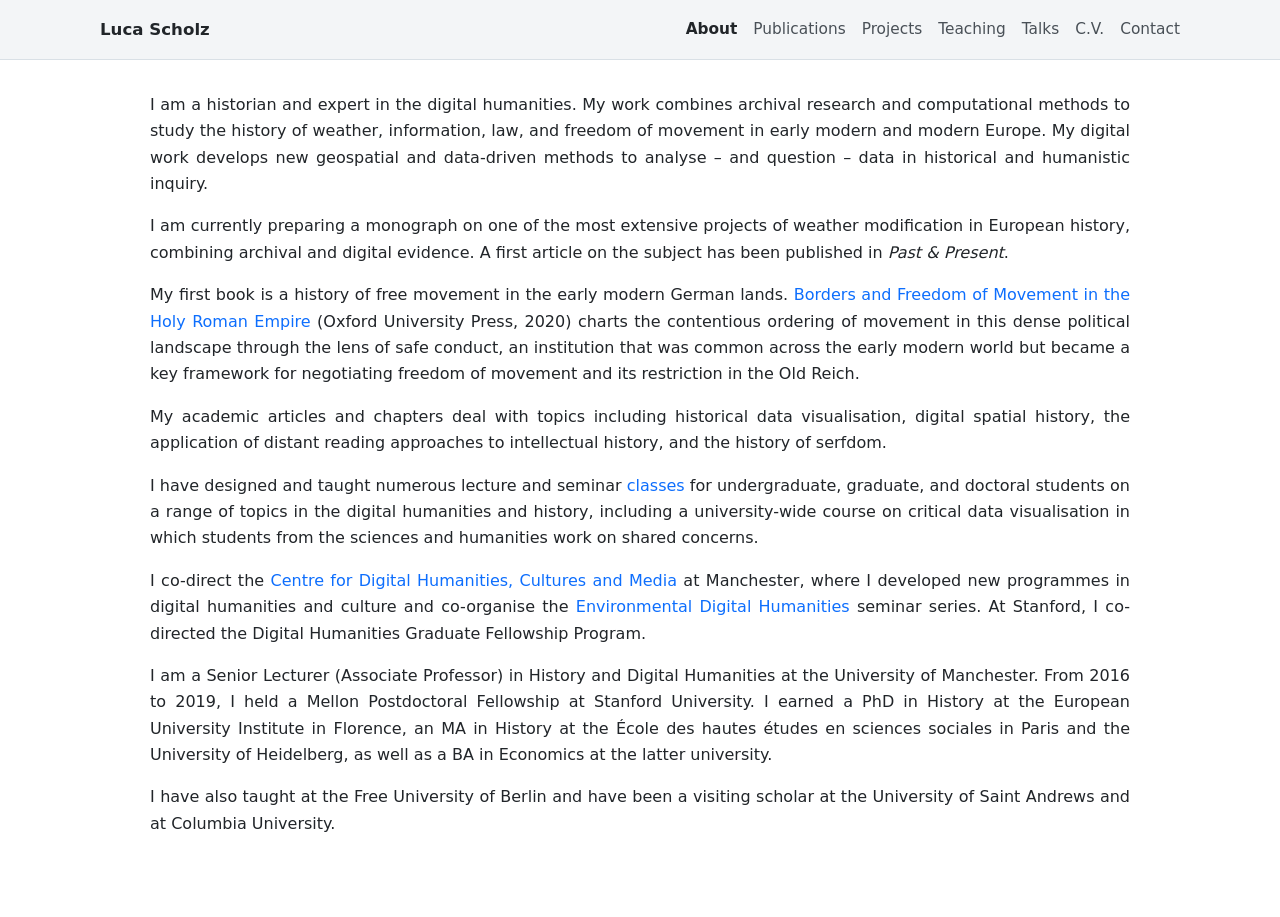
<file: index.html>
<!DOCTYPE html>
<html lang="en">
<head>
  <meta charset="UTF-8" />
  <meta name="viewport" content="width=device-width, initial-scale=1.0" />
  <title>Luca Scholz</title>
  <link rel="stylesheet" href="style.css" />
</head>
<body>
  <header class="topbar">
    <div class="topbar-inner">
      <div class="brand">Luca Scholz</div>
      <nav aria-label="Primary">
        <a href="index.html" class="active">About</a>
        <a href="publications.html">Publications</a>
        <a href="projects.html">Projects</a>
        <a href="teaching.html">Teaching</a>
        <a href="talks.html">Talks</a>
        <a href="cv.html">C.V.</a>
        <a href="contact.html">Contact</a>
      </nav>
    </div>
  </header>

  <main class="page ">

    <p>I am a historian and expert in the digital humanities. My work combines archival research and computational methods to study the history of weather, information, law, and freedom of movement in early modern and modern Europe. My digital work develops new geospatial and data-driven methods to analyse – and question – data in historical and humanistic inquiry.</p>
    <p>I am currently preparing a monograph on one of the most extensive projects of weather modification in European history, combining archival and digital evidence. A first article on the subject has been published in <em>Past &amp; Present</em>.</p>
    <p>My first book is a history of free movement in the early modern German lands. <a href="https://global.oup.com/academic/product/borders-and-freedom-of-movement-in-the-holy-roman-empire-9780198845676?cc=it&amp;lang=en" target="_blank" rel="noopener">Borders and Freedom of Movement in the Holy Roman Empire</a> (Oxford University Press, 2020) charts the contentious ordering of movement in this dense political landscape through the lens of safe conduct, an institution that was common across the early modern world but became a key framework for negotiating freedom of movement and its restriction in the Old Reich.</p>
    <p>My academic articles and chapters deal with topics including historical data visualisation, digital spatial history, the application of distant reading approaches to intellectual history, and the history of serfdom.</p>
    <p>I have designed and taught numerous lecture and seminar <a href="teaching.html">classes</a> for undergraduate, graduate, and doctoral students on a range of topics in the digital humanities and history, including a university-wide course on critical data visualisation in which students from the sciences and humanities work on shared concerns.</p>
    <p>I co-direct the <a href="https://www.digital-humanities.manchester.ac.uk/" target="_blank" rel="noopener">Centre for Digital Humanities, Cultures and Media</a> at Manchester, where I developed new programmes in digital humanities and culture and co-organise the <a href="https://www.digital-humanities.manchester.ac.uk/connect/events/edhs/" target="_blank" rel="noopener">Environmental Digital Humanities</a> seminar series. At Stanford, I co-directed the Digital Humanities Graduate Fellowship Program.</p>
    <p>I am a Senior Lecturer (Associate Professor) in History and Digital Humanities at the University of Manchester. From 2016 to 2019, I held a Mellon Postdoctoral Fellowship at Stanford University. I earned a PhD in History at the European University Institute in Florence, an MA in History at the École des hautes études en sciences sociales in Paris and the University of Heidelberg, as well as a BA in Economics at the latter university.</p>
    <p>I have also taught at the Free University of Berlin and have been a visiting scholar at the University of Saint Andrews and at Columbia University.</p>

  </main>
</body>
</html>
</file>
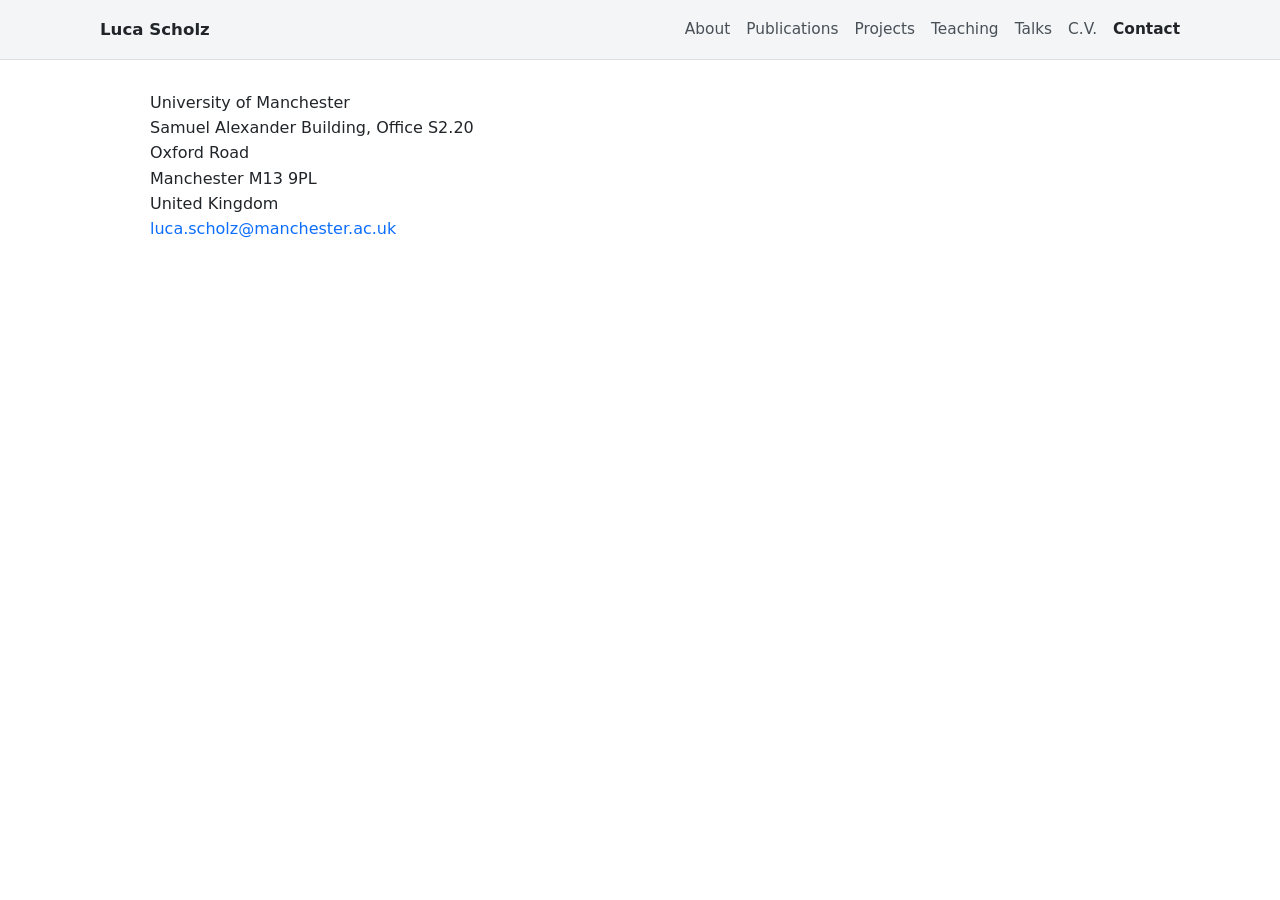
<file: contact.html>
<!DOCTYPE html>
<html lang="en">
<head>
  <meta charset="UTF-8" />
  <meta name="viewport" content="width=device-width, initial-scale=1.0" />
  <title>Contact — Luca Scholz</title>
  <link rel="stylesheet" href="style.css" />
</head>
<body>
  <header class="topbar">
    <div class="topbar-inner">
      <div class="brand">Luca Scholz</div>
      <nav aria-label="Primary">
        <a href="index.html">About</a>
        <a href="publications.html">Publications</a>
        <a href="projects.html">Projects</a>
        <a href="teaching.html">Teaching</a>
        <a href="talks.html">Talks</a>
        <a href="cv.html">C.V.</a>
        <a href="contact.html" class="active">Contact</a>
      </nav>
    </div>
  </header>

  <main class="page ">

    <div class="contact-block">
      <p>University of Manchester</p>
      <p>Samuel Alexander Building, Office S2.20</p>
      <p>Oxford Road</p>
      <p>Manchester M13 9PL</p>
      <p>United Kingdom</p>
      <p><a href="mailto:luca.scholz@manchester.ac.uk">luca.scholz@manchester.ac.uk</a></p>
    </div>

  </main>
</body>
</html>
</file>
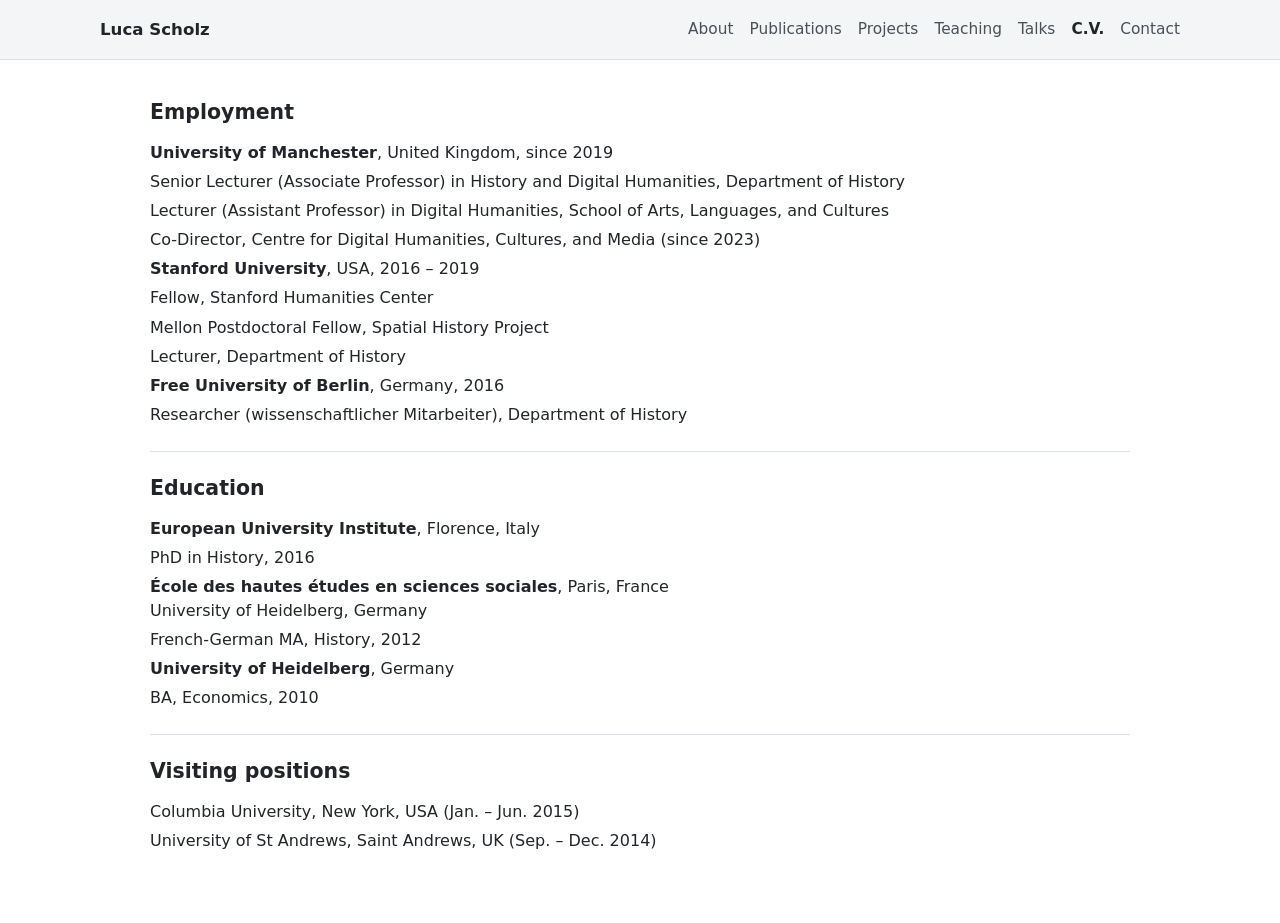
<file: cv.html>
<!DOCTYPE html>
<html lang="en">
<head>
  <meta charset="UTF-8" />
  <meta name="viewport" content="width=device-width, initial-scale=1.0" />
  <title>C.V. — Luca Scholz</title>
  <link rel="stylesheet" href="style.css" />
</head>
<body>
  <header class="topbar">
    <div class="topbar-inner">
      <div class="brand">Luca Scholz</div>
      <nav aria-label="Primary">
        <a href="index.html">About</a>
        <a href="publications.html">Publications</a>
        <a href="projects.html">Projects</a>
        <a href="teaching.html">Teaching</a>
        <a href="talks.html">Talks</a>
        <a href="cv.html" class="active">C.V.</a>
        <a href="contact.html">Contact</a>
      </nav>
    </div>
  </header>

  <main class="page ">

    <h2>Employment</h2>
    <div class="cv-block">
      <p><strong>University of Manchester</strong>, United Kingdom, since 2019</p>
      <p>Senior Lecturer (Associate Professor) in History and Digital Humanities, Department of History</p>
      <p>Lecturer (Assistant Professor) in Digital Humanities, School of Arts, Languages, and Cultures</p>
      <p>Co-Director, Centre for Digital Humanities, Cultures, and Media (since 2023)</p>

      <p><strong>Stanford University</strong>, USA, 2016 – 2019</p>
      <p>Fellow, Stanford Humanities Center</p>
      <p>Mellon Postdoctoral Fellow, Spatial History Project</p>
      <p>Lecturer, Department of History</p>

      <p><strong>Free University of Berlin</strong>, Germany, 2016</p>
      <p>Researcher (wissenschaftlicher Mitarbeiter), Department of History</p>
    </div>

    <h2>Education</h2>
    <div class="cv-block">
      <p><strong>European University Institute</strong>, Florence, Italy</p>
      <p>PhD in History, 2016</p>

      <p><strong>École des hautes études en sciences sociales</strong>, Paris, France<br>University of Heidelberg, Germany</p>
      <p>French-German MA, History, 2012</p>

      <p><strong>University of Heidelberg</strong>, Germany</p>
      <p>BA, Economics, 2010</p>
    </div>

    <h2>Visiting positions</h2>
    <div class="cv-block">
      <p>Columbia University, New York, USA (Jan. – Jun. 2015)</p>
      <p>University of St Andrews, Saint Andrews, UK (Sep. – Dec. 2014)</p>
    </div>

  </main>
</body>
</html>
</file>
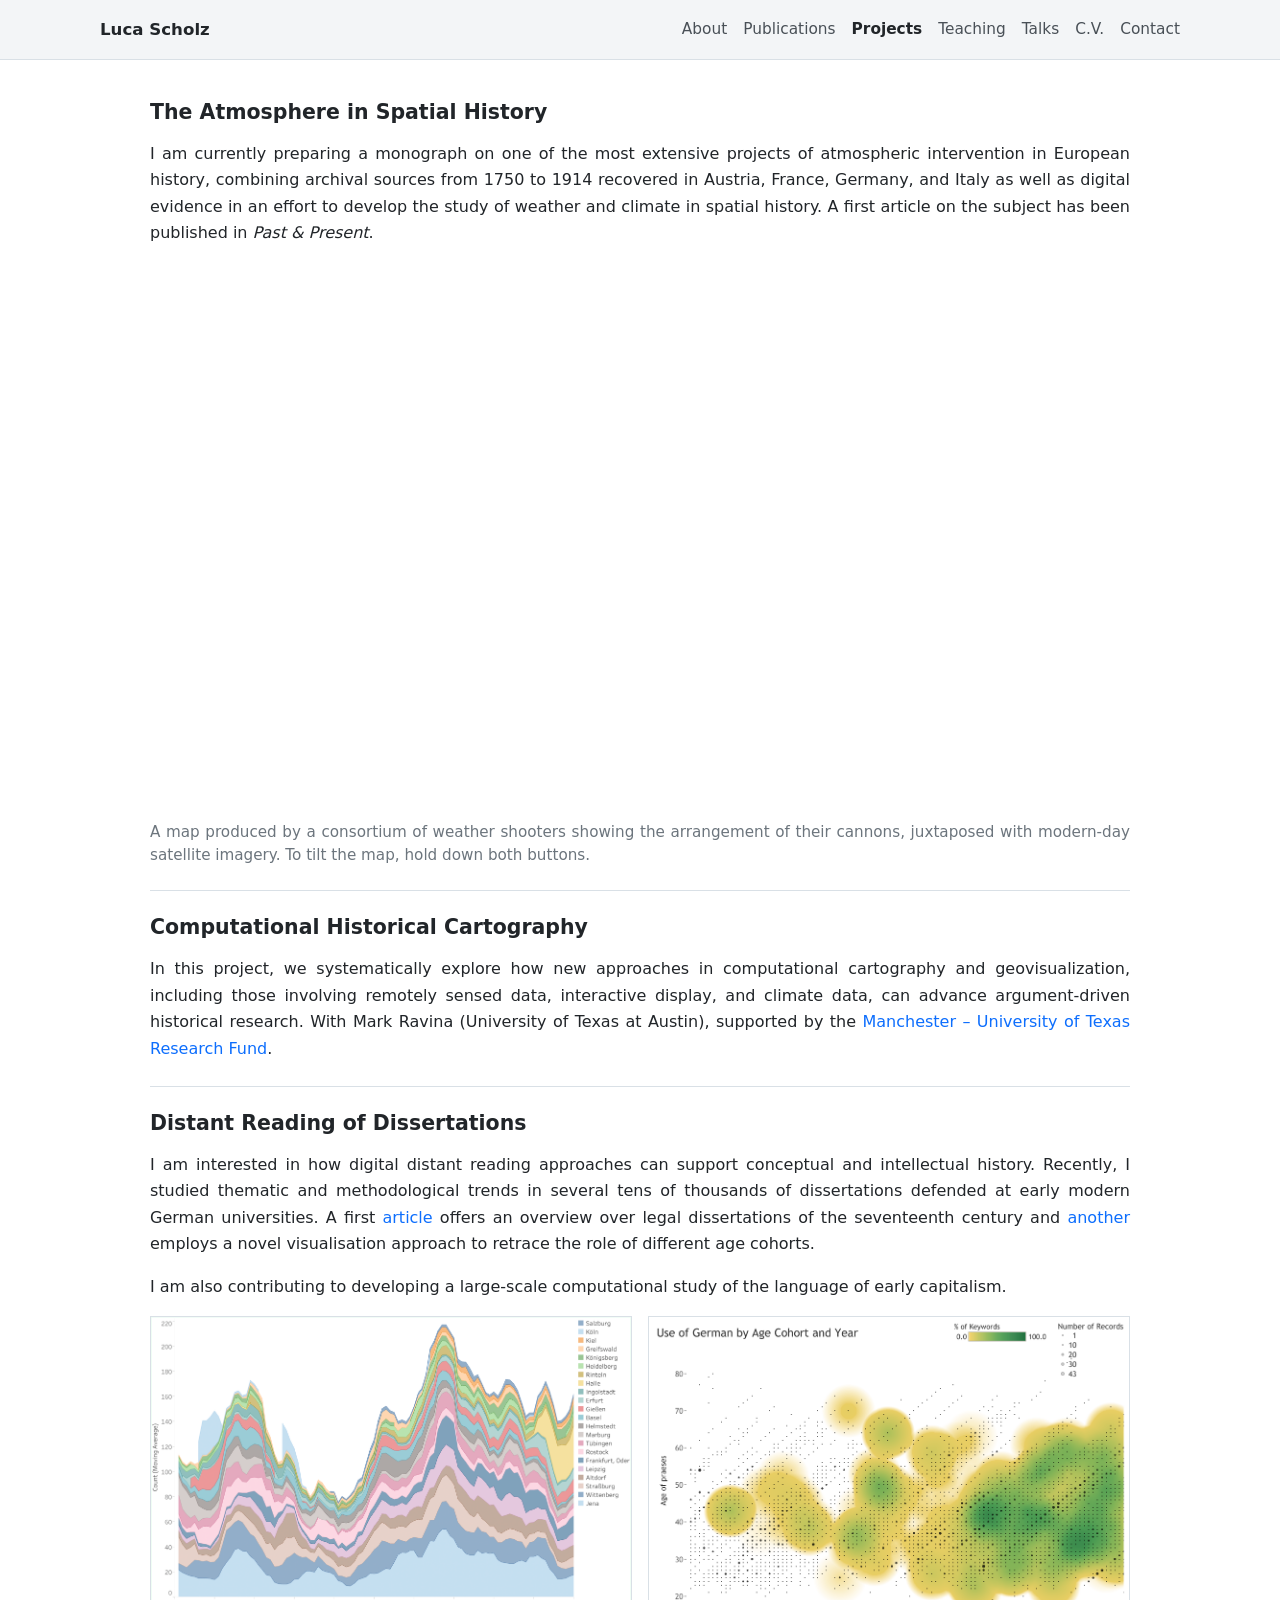
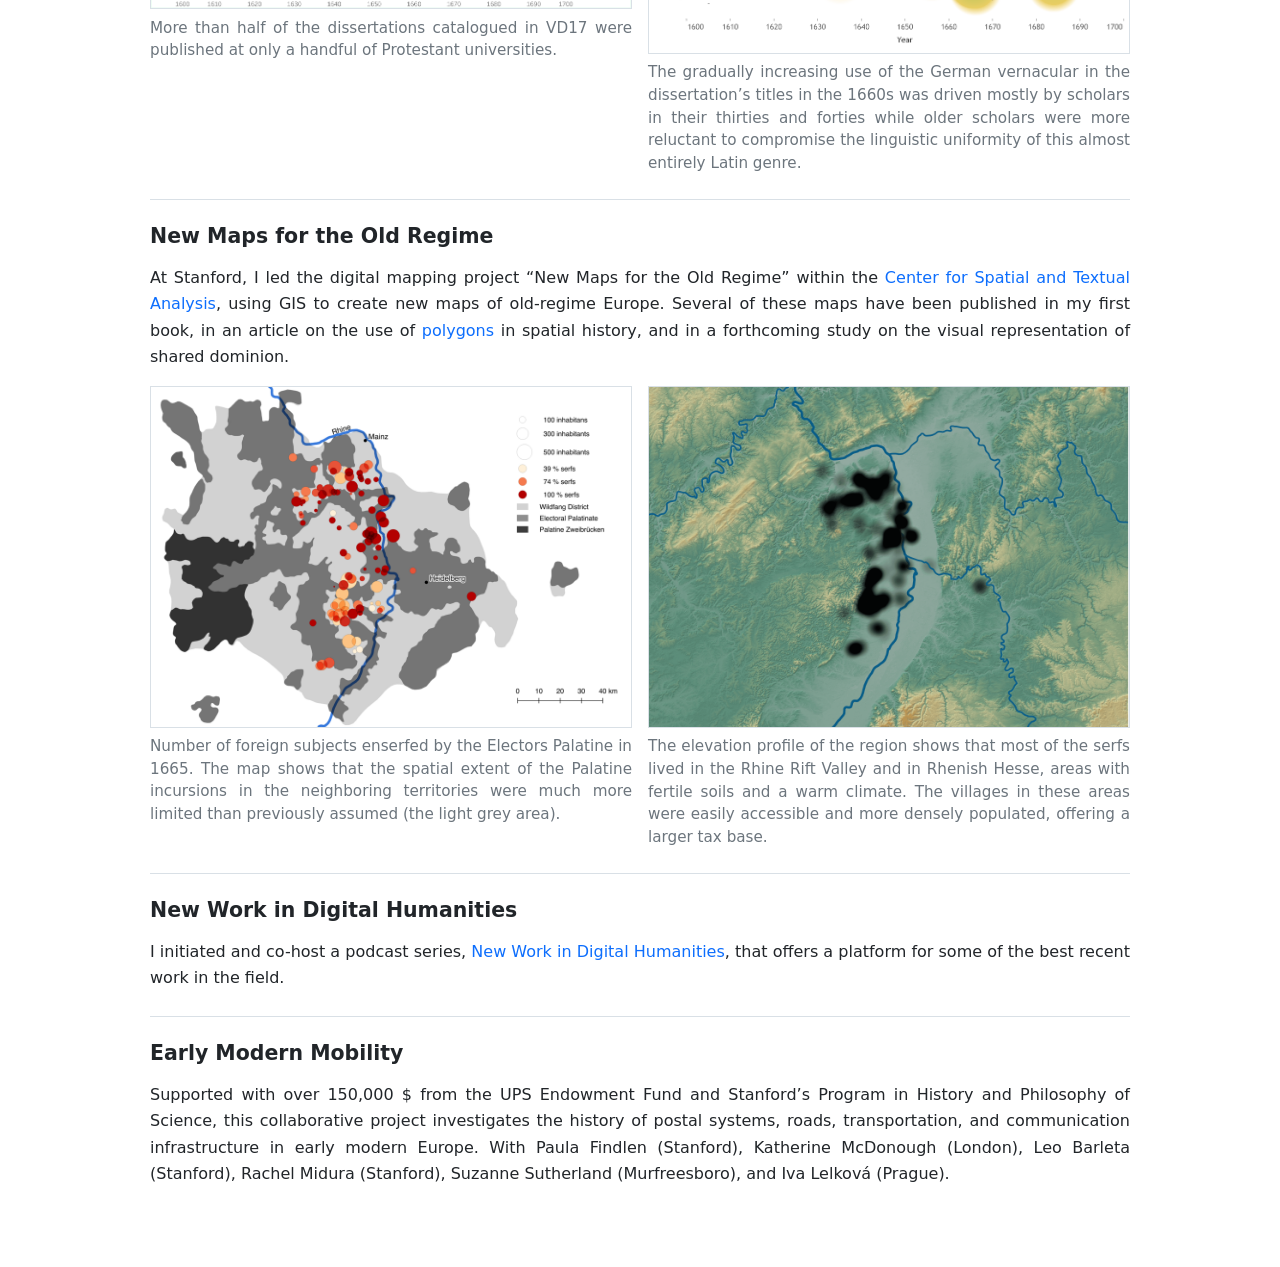
<file: projects.html>
<!DOCTYPE html>
<html lang="en">
<head>
  <meta charset="UTF-8" />
  <meta name="viewport" content="width=device-width, initial-scale=1.0" />
  <title>Projects — Luca Scholz</title>
  <link rel="stylesheet" href="style.css" />
</head>
<body>
  <header class="topbar">
    <div class="topbar-inner">
      <div class="brand">Luca Scholz</div>
      <nav aria-label="Primary">
        <a href="index.html">About</a>
        <a href="publications.html">Publications</a>
        <a href="projects.html" class="active">Projects</a>
        <a href="teaching.html">Teaching</a>
        <a href="talks.html">Talks</a>
        <a href="cv.html">C.V.</a>
        <a href="contact.html">Contact</a>
      </nav>
    </div>
  </header>

  <main class="page page-projects">

    <h2>The Atmosphere in Spatial History</h2>
    <p>I am currently preparing a monograph on one of the most extensive projects of atmospheric intervention in European history, combining archival sources from 1750 to 1914 recovered in Austria, France, Germany, and Italy as well as digital evidence in an effort to develop the study of weather and climate in spatial history. A first article on the subject has been published in <em>Past &amp; Present</em>.</p>
    <div style="text-align: center;"><iframe src="https://lscholz1.github.io/mapbox_compare_maps/" width="100%" height="550" frameborder="auto" allowfullscreen="allowfullscreen"><span data-mce-type="bookmark" style="display: block; width: 0px; overflow: hidden; line-height: 0;" class="mce_SELRES_start">﻿</span></iframe></div>
    <p class="project-note">A map produced by a consortium of weather shooters showing the arrangement of their cannons, juxtaposed with modern-day satellite imagery. To tilt the map, hold down both buttons.</p>

    <h2>Computational Historical Cartography</h2>
    <p>In this project, we systematically explore how new approaches in computational cartography and geovisualization, including those involving remotely sensed data, interactive display, and climate data, can advance argument-driven historical research. With Mark Ravina (University of Texas at Austin), supported by the <a href="https://www.manchester.ac.uk/collaborate/global-influence/global-partnerships/manchester-texas/" target="_blank" rel="noopener">Manchester – University of Texas Research Fund</a>.</p>

    <h2>Distant Reading of Dissertations</h2>
    <p>I am interested in how digital distant reading approaches can support conceptual and intellectual history. Recently, I studied thematic and methodological trends in several tens of thousands of dissertations defended at early modern German universities. A first <a href="https://doi.org/10.1017/S0018246X2100011X" target="_blank" rel="noopener">article</a> offers an overview over legal dissertations of the seventeenth century and <a href="https://doi.org/10.31835/crdh.2022.01" target="_blank" rel="noopener">another</a> employs a novel visualisation approach to retrace the role of different age cohorts.</p>
    <p>I am also contributing to developing a large-scale computational study of the language of early capitalism.</p>
    <div class="project-gallery">
      <figure class="project-gallery-item">
        <img src="images/dissertations_by_university.png" alt="Dissertations by university" />
        <figcaption class="project-note">More than half of the dissertations catalogued in VD17 were published at only a handful of Protestant universities.</figcaption>
      </figure>
      <figure class="project-gallery-item">
        <img src="images/dissertations_by_cohort.png" alt="Dissertations by cohort" />
        <figcaption class="project-note">The gradually increasing use of the German vernacular in the dissertation’s titles in the 1660s was driven mostly by scholars in their thirties and forties while older scholars were more reluctant to compromise the linguistic uniformity of this almost entirely Latin genre.</figcaption>
      </figure>
    </div>

    <h2>New Maps for the Old Regime</h2>
    <p>At Stanford, I led the digital mapping project “New Maps for the Old Regime” within the <a href="https://cesta.stanford.edu/" target="_blank" rel="noopener">Center for Spatial and Textual Analysis</a>, using GIS to create new maps of old-regime Europe. Several of these maps have been published in my first book, in an article on the use of <a href="https://doi.org/10.3138/cart.54.3.2018-0018" target="_blank" rel="noopener">polygons</a> in spatial history, and in a forthcoming study on the visual representation of shared dominion.</p>
    <div class="project-gallery">
      <figure class="project-gallery-item">
        <img src="images/serfs1.png" alt="Map of foreign subjects enserfed by the Electors Palatine in 1665" />
        <figcaption class="project-note">Number of foreign subjects enserfed by the Electors Palatine in 1665. The map shows that the spatial extent of the Palatine incursions in the neighboring territories were much more limited than previously assumed (the light grey area).</figcaption>
      </figure>
      <figure class="project-gallery-item">
        <img src="images/serfs2.png" alt="Elevation profile of regions where most serfs lived" />
        <figcaption class="project-note">The elevation profile of the region shows that most of the serfs lived in the Rhine Rift Valley and in Rhenish Hesse, areas with fertile soils and a warm climate. The villages in these areas were easily accessible and more densely populated, offering a larger tax base.</figcaption>
      </figure>
    </div>

    <h2>New Work in Digital Humanities</h2>
    <p>I initiated and co-host a podcast series, <a href="https://newbooksnetwork.com/category/arts-letters/new-work-in-digital-humanities/" target="_blank" rel="noopener">New Work in Digital Humanities</a>, that offers a platform for some of the best recent work in the field.</p>

    <h2>Early Modern Mobility</h2>
    <p>Supported with over 150,000 $ from the UPS Endowment Fund and Stanford’s Program in History and Philosophy of Science, this collaborative project investigates the history of postal systems, roads, transportation, and communication infrastructure in early modern Europe. With Paula Findlen (Stanford), Katherine McDonough (London), Leo Barleta (Stanford), Rachel Midura (Stanford), Suzanne Sutherland (Murfreesboro), and Iva Lelková (Prague).</p>

  </main>
</body>
</html>
</file>
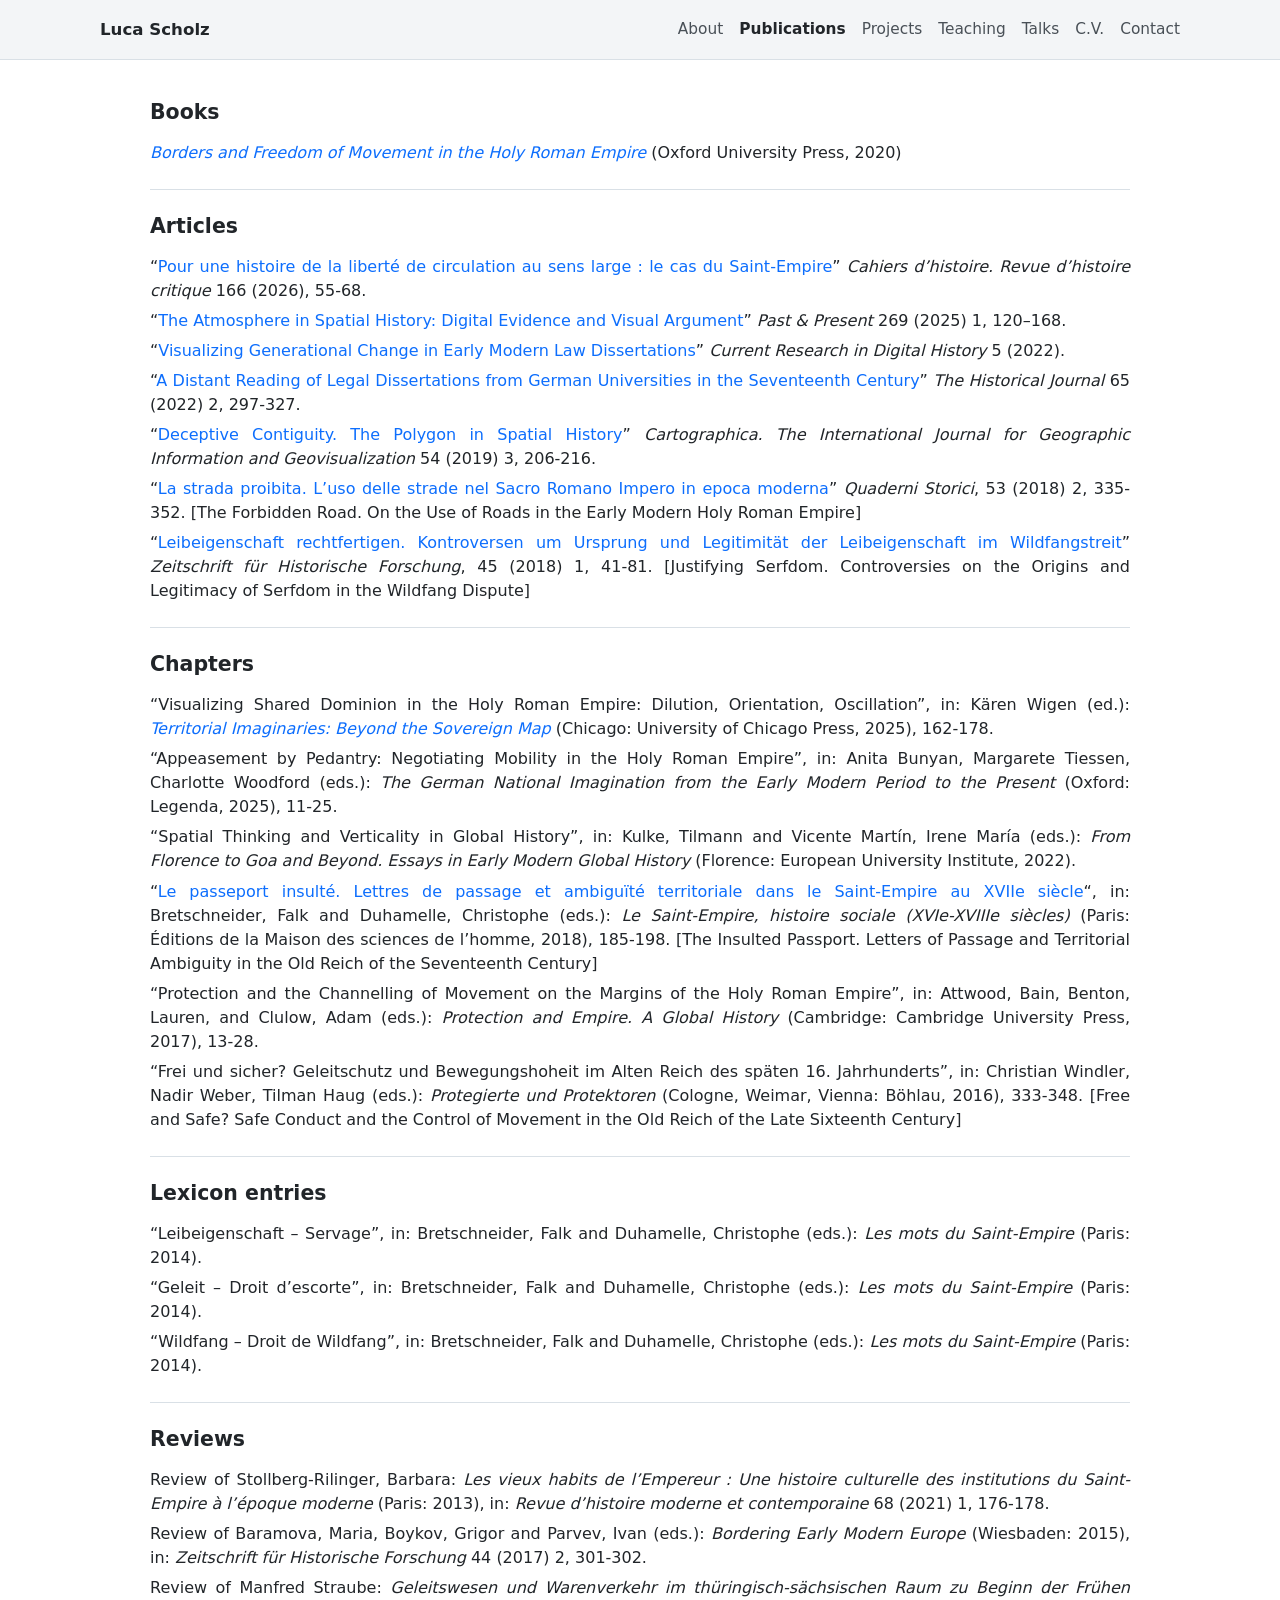
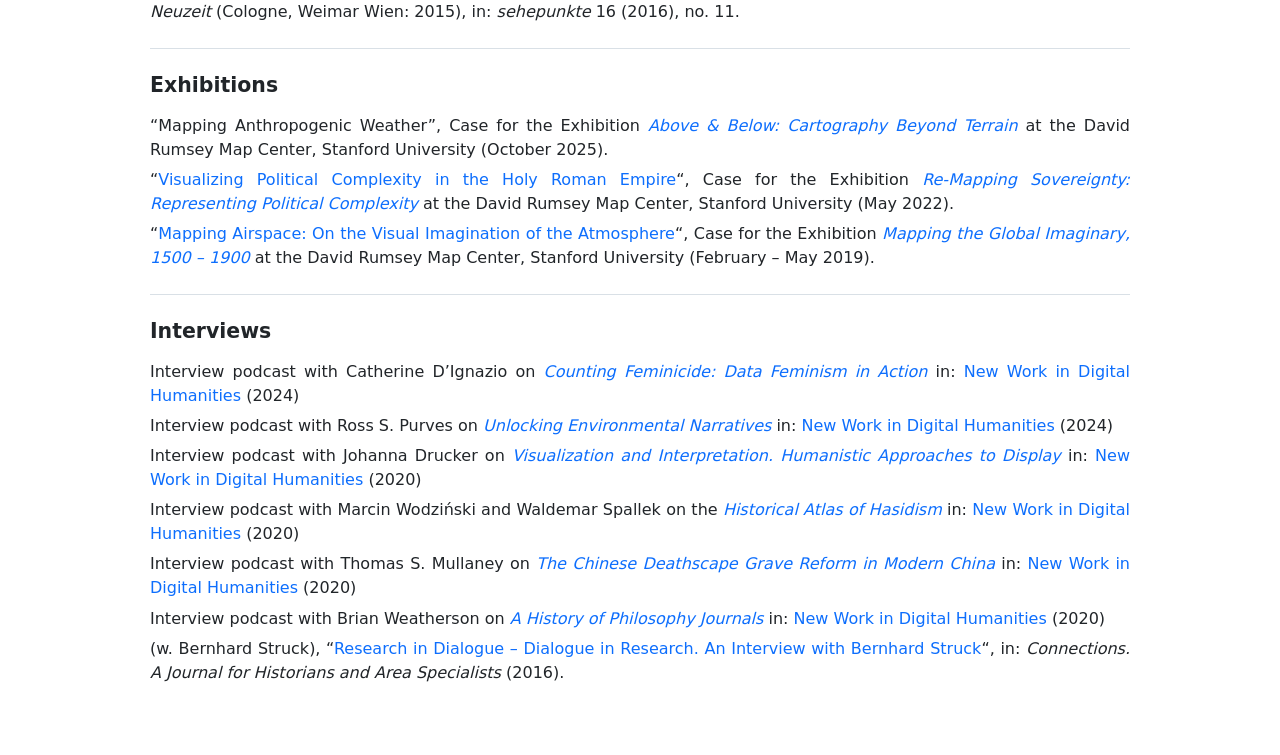
<file: publications.html>
<!DOCTYPE html>
<html lang="en">
<head>
  <meta charset="UTF-8" />
  <meta name="viewport" content="width=device-width, initial-scale=1.0" />
  <title>Publications — Luca Scholz</title>
  <link rel="stylesheet" href="style.css" />
</head>
<body>
  <header class="topbar">
    <div class="topbar-inner">
      <div class="brand">Luca Scholz</div>
      <nav aria-label="Primary">
        <a href="index.html">About</a>
        <a href="publications.html" class="active">Publications</a>
        <a href="projects.html">Projects</a>
        <a href="teaching.html">Teaching</a>
        <a href="talks.html">Talks</a>
        <a href="cv.html">C.V.</a>
        <a href="contact.html">Contact</a>
      </nav>
    </div>
  </header>

  <main class="page publications">

    <h2>Books</h2>
    <ul>
      <li><a href="https://global.oup.com/academic/product/borders-and-freedom-of-movement-in-the-holy-roman-empire-9780198845676?cc=it&amp;lang=en" target="_blank" rel="noopener"><em>Borders and Freedom of Movement in the Holy Roman Empire</em></a> (Oxford University Press, 2020)</li>
    </ul>

    <h2>Articles</h2>
    <ul>
      <li>“<a href="https://doi.org/10.4000/16q5q" target="_blank" rel="noopener">Pour une histoire de la liberté de circulation au sens large : le cas du Saint-Empire</a>” <em>Cahiers d’histoire. Revue d’histoire critique</em> 166 (2026), 55-68.</li>
      <li>“<a href="https://academic.oup.com/past/article/269/1/120/8106225" target="_blank" rel="noopener">The Atmosphere in Spatial History: Digital Evidence and Visual Argument</a>” <em>Past &amp; Present</em> 269 (2025) 1, 120–168.</li>
      <li>“<a href="https://doi.org/10.31835/crdh.2022.01" target="_blank" rel="noopener">Visualizing Generational Change in Early Modern Law Dissertations</a>” <em>Current Research in Digital History</em> 5 (2022).</li>
      <li>“<a href="https://doi.org/10.1017/S0018246X2100011X" target="_blank" rel="noopener">A Distant Reading of Legal Dissertations from German Universities in the Seventeenth Century</a>” <em>The Historical Journal</em> 65 (2022) 2, 297-327.</li>
      <li>“<a href="https://doi.org/10.3138/cart.54.3.2018-0018" target="_blank" rel="noopener">Deceptive Contiguity. The Polygon in Spatial History</a>” <em>Cartographica. The International Journal for Geographic Information and Geovisualization</em> 54 (2019) 3, 206-216.</li>
      <li>“<a href="https://www.rivisteweb.it/doi/10.1408/93092" target="_blank" rel="noopener">La strada proibita. L’uso delle strade nel Sacro Romano Impero in epoca moderna</a>” <em>Quaderni Storici</em>, 53 (2018) 2, 335-352. [The Forbidden Road. On the Use of Roads in the Early Modern Holy Roman Empire]</li>
      <li>“<a href="https://doi.org/10.3790/zhf.45.1.41" target="_blank" rel="noopener">Leibeigenschaft rechtfertigen. Kontroversen um Ursprung und Legitimität der Leibeigenschaft im Wildfangstreit</a>” <em>Zeitschrift für Historische Forschung</em>, 45 (2018) 1, 41-81. [Justifying Serfdom. Controversies on the Origins and Legitimacy of Serfdom in the Wildfang Dispute]</li>
    </ul>

    <h2>Chapters</h2>
    <ul>
      <li>“Visualizing Shared Dominion in the Holy Roman Empire: Dilution, Orientation, Oscillation”, in: Kären Wigen (ed.): <a href="https://press.uchicago.edu/ucp/books/book/chicago/T/bo244151757.html" target="_blank" rel="noopener"><em>Territorial Imaginaries: Beyond the Sovereign Map</em></a> (Chicago: University of Chicago Press, 2025), 162-178.</li>
      <li>“Appeasement by Pedantry: Negotiating Mobility in the Holy Roman Empire”, in: Anita Bunyan, Margarete Tiessen, Charlotte Woodford (eds.): <em>The German National Imagination from the Early Modern Period to the Present</em> (Oxford: Legenda, 2025), 11-25.</li>
      <li>“Spatial Thinking and Verticality in Global History”, in: Kulke, Tilmann and Vicente Martín, Irene María (eds.): <em>From Florence to Goa and Beyond. Essays in Early Modern Global History</em> (Florence: European University Institute, 2022).</li>
      <li>“<a href="http://books.openedition.org/editionsmsh/28120" target="_blank" rel="noopener">Le passeport insulté. Lettres de passage et ambiguïté territoriale dans le Saint-Empire au XVIIe siècle</a>“, in: Bretschneider, Falk and Duhamelle, Christophe (eds.): <em>Le Saint-Empire, histoire sociale (XVIe-XVIIIe siècles)</em> (Paris: Éditions de la Maison des sciences de l’homme, 2018), 185-198. [The Insulted Passport. Letters of Passage and Territorial Ambiguity in the Old Reich of the Seventeenth Century]</li>
      <li>“Protection and the Channelling of Movement on the Margins of the Holy Roman Empire”, in: Attwood, Bain, Benton, Lauren, and Clulow, Adam (eds.): <em>Protection and Empire. A Global History</em> (Cambridge: Cambridge University Press, 2017), 13-28.</li>
      <li>“Frei und sicher? Geleitschutz und Bewegungshoheit im Alten Reich des späten 16. Jahrhunderts”, in: Christian Windler, Nadir Weber, Tilman Haug (eds.): <em>Protegierte und Protektoren</em> (Cologne, Weimar, Vienna: Böhlau, 2016), 333-348. [Free and Safe? Safe Conduct and the Control of Movement in the Old Reich of the Late Sixteenth Century]</li>
    </ul>

    <h2>Lexicon entries</h2>
    <ul>
      <li>“Leibeigenschaft – Servage”, in: Bretschneider, Falk and Duhamelle, Christophe (eds.): <em>Les mots du Saint-Empire</em> (Paris: 2014).</li>
      <li>“Geleit – Droit d’escorte”, in: Bretschneider, Falk and Duhamelle, Christophe (eds.): <em>Les mots du Saint-Empire</em> (Paris: 2014).</li>
      <li>“Wildfang – Droit de Wildfang”, in: Bretschneider, Falk and Duhamelle, Christophe (eds.): <em>Les mots du Saint-Empire</em> (Paris: 2014).</li>
    </ul>

    <h2>Reviews</h2>
    <ul>
      <li>Review of Stollberg-Rilinger, Barbara: <em>Les vieux habits de l’Empereur : Une histoire culturelle des institutions du Saint-Empire à l’époque moderne</em> (Paris: 2013), in: <em>Revue d’histoire moderne et contemporaine</em> 68 (2021) 1, 176-178.</li>
      <li>Review of Baramova, Maria, Boykov, Grigor and Parvev, Ivan (eds.): <em>Bordering Early Modern Europe</em> (Wiesbaden: 2015), in: <em>Zeitschrift für Historische Forschung</em> 44 (2017) 2, 301-302.</li>
      <li>Review of Manfred Straube: <em>Geleitswesen und Warenverkehr im thüringisch-sächsischen Raum zu Beginn der Frühen Neuzeit</em> (Cologne, Weimar Wien: 2015), in: <em>sehepunkte</em> 16 (2016), no. 11.</li>
    </ul>

    <h2>Exhibitions</h2>
    <ul>
      <li>“Mapping Anthropogenic Weather”, Case for the Exhibition <a href="https://events.stanford.edu/event/above-below-cartography-beyond-terrain" target="_blank" rel="noopener"><em>Above &amp; Below: Cartography Beyond Terrain</em></a> at the David Rumsey Map Center, Stanford University (October 2025).</li>
      <li>“<a href="https://exhibits.stanford.edu/remapping/feature/luca-scholz" target="_blank" rel="noopener">Visualizing Political Complexity in the Holy Roman Empire</a>“, Case for the Exhibition <a href="https://exhibits.stanford.edu/remapping" target="_blank" rel="noopener"><em>Re-Mapping Sovereignty: Representing Political Complexity</em></a> at the David Rumsey Map Center, Stanford University (May 2022).</li>
      <li>“<a href="https://exhibits.stanford.edu/global-imaginary/feature/mapping-airspace-on-the-visual-imagination-of-the-atmosphere" target="_blank" rel="noopener">Mapping Airspace: On the Visual Imagination of the Atmosphere</a>“, Case for the Exhibition <a href="https://exhibits.stanford.edu/global-imaginary" target="_blank" rel="noopener"><em>Mapping the Global Imaginary, 1500 – 1900</em></a> at the David Rumsey Map Center, Stanford University (February – May 2019).</li>
    </ul>

    <h2>Interviews</h2>
    <ul>
      <li>Interview podcast with Catherine D’Ignazio on <a href="https://newbooksnetwork.com/counting-feminicide" target="_blank" rel="noopener"><em>Counting Feminicide: Data Feminism in Action</em></a> in: <a href="https://newbooksnetwork.com/category/arts-letters/new-work-in-digital-humanities/" target="_blank" rel="noopener">New Work in Digital Humanities</a> (2024)</li>
      <li>Interview podcast with Ross S. Purves on <a href="https://newbooksnetwork.com/unlocking-environmental-narratives" target="_blank" rel="noopener"><em>Unlocking Environmental Narratives</em></a> in: <a href="https://newbooksnetwork.com/category/arts-letters/new-work-in-digital-humanities/" target="_blank" rel="noopener">New Work in Digital Humanities</a> (2024)</li>
      <li>Interview podcast with Johanna Drucker on <a href="https://newbooksnetwork.com/visualization-and-interpretation" target="_blank" rel="noopener"><em>Visualization and Interpretation. Humanistic Approaches to Display</em></a> in: <a href="https://newbooksnetwork.com/category/arts-letters/new-work-in-digital-humanities/" target="_blank" rel="noopener">New Work in Digital Humanities</a> (2020)</li>
      <li>Interview podcast with Marcin Wodziński and Waldemar Spallek on the <a href="https://newbooksnetwork.com/historical-atlas-of-hasidism" target="_blank" rel="noopener"><em>Historical Atlas of Hasidism</em></a> in: <a href="https://newbooksnetwork.com/category/arts-letters/new-work-in-digital-humanities/" target="_blank" rel="noopener">New Work in Digital Humanities</a> (2020)</li>
      <li>Interview podcast with Thomas S. Mullaney on <a href="https://newbooksnetwork.com/thomas-s-mullaney-the-chinese-deathscape-grave-reform-in-modern-china-stanford-up-2019-2" target="_blank" rel="noopener"><em>The Chinese Deathscape Grave Reform in Modern China</em></a> in: <a href="https://newbooksnetwork.com/category/arts-letters/new-work-in-digital-humanities/" target="_blank" rel="noopener">New Work in Digital Humanities</a> (2020)</li>
      <li>Interview podcast with Brian Weatherson on <a href="https://newbooksnetwork.com/brian-weatherson-a-history-of-philosophy-journals-volume-1-evidence-from-topic-modeling-1876-2013-2020" target="_blank" rel="noopener"><em>A History of Philosophy Journals</em></a> in: <a href="https://newbooksnetwork.com/category/arts-letters/new-work-in-digital-humanities/" target="_blank" rel="noopener">New Work in Digital Humanities</a> (2020)</li>
      <li>(w. Bernhard Struck), “<a href="https://www.connections.clio-online.net/project/id/fp-1214" target="_blank" rel="noopener">Research in Dialogue – Dialogue in Research. An Interview with Bernhard Struck</a>“, in: <em>Connections. A Journal for Historians and Area Specialists</em> (2016).</li>
    </ul>

  </main>
</body>
</html>
</file>
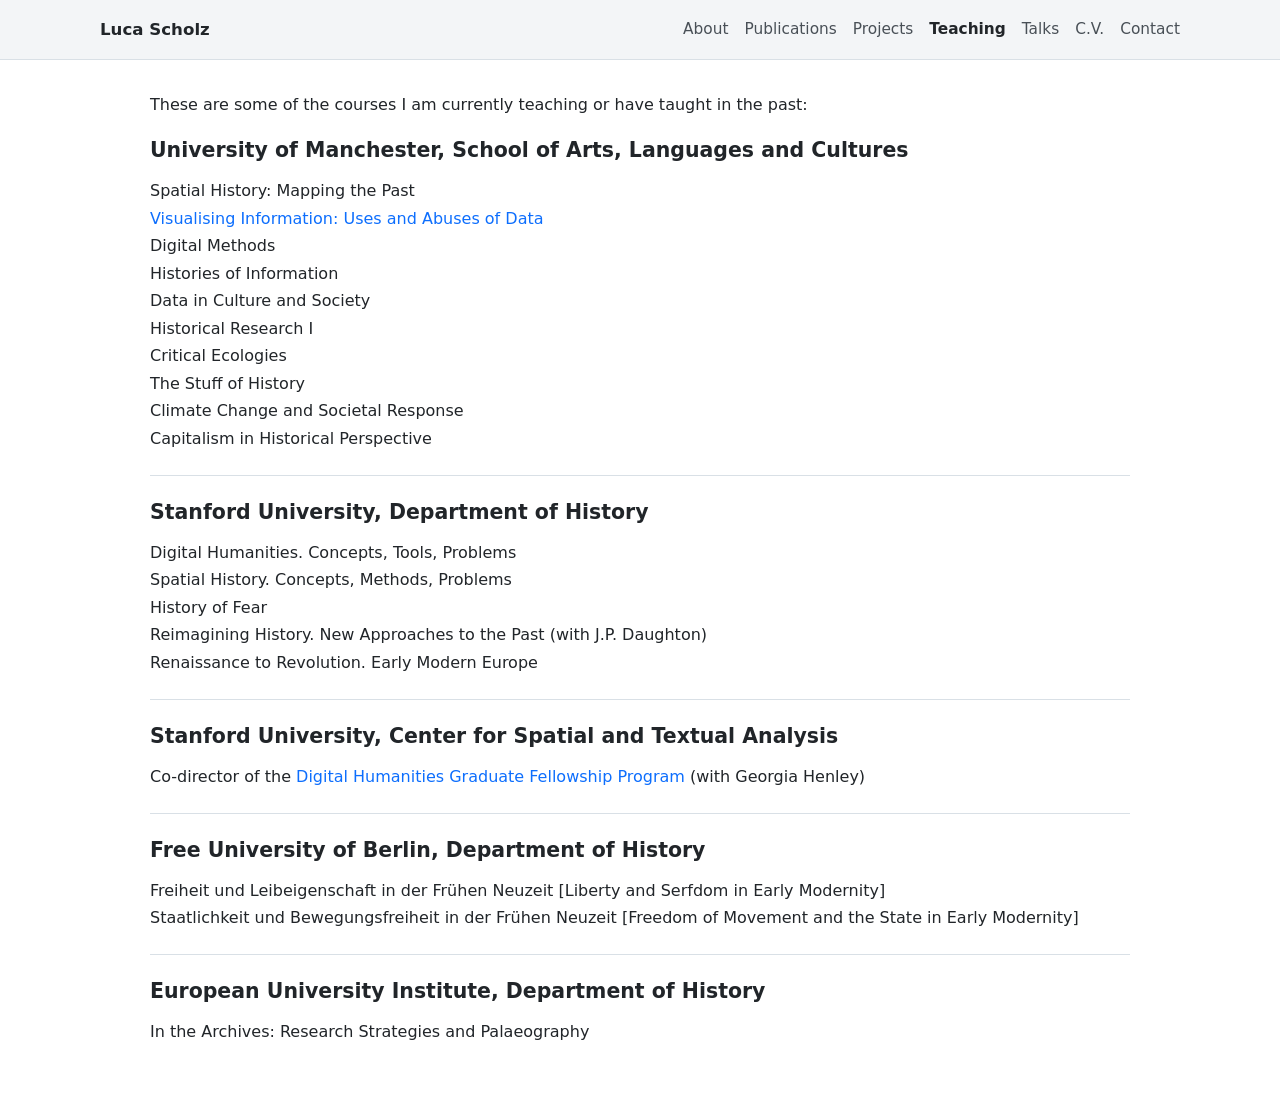
<file: teaching.html>
<!DOCTYPE html>
<html lang="en">
<head>
  <meta charset="UTF-8" />
  <meta name="viewport" content="width=device-width, initial-scale=1.0" />
  <title>Teaching — Luca Scholz</title>
  <link rel="stylesheet" href="style.css" />
</head>
<body>
  <header class="topbar">
    <div class="topbar-inner">
      <div class="brand">Luca Scholz</div>
      <nav aria-label="Primary">
        <a href="index.html">About</a>
        <a href="publications.html">Publications</a>
        <a href="projects.html">Projects</a>
        <a href="teaching.html" class="active">Teaching</a>
        <a href="talks.html">Talks</a>
        <a href="cv.html">C.V.</a>
        <a href="contact.html">Contact</a>
      </nav>
    </div>
  </header>

  <main class="page ">

    <p>These are some of the courses I am currently teaching or have taught in the past:</p>

    <h2>University of Manchester, School of Arts, Languages and Cultures</h2>
    <ul>
      <li>Spatial History: Mapping the Past</li>
      <li><a href="https://www.ucil.manchester.ac.uk/unit-catalogue/visualising-information/" target="_blank" rel="noopener">Visualising Information: Uses and Abuses of Data</a></li>
      <li>Digital Methods</li>
      <li>Histories of Information</li>
      <li>Data in Culture and Society</li>
      <li>Historical Research I</li>
      <li>Critical Ecologies</li>
      <li>The Stuff of History</li>
      <li>Climate Change and Societal Response</li>
      <li>Capitalism in Historical Perspective</li>
    </ul>

    <h2>Stanford University, Department of History</h2>
    <ul>
      <li>Digital Humanities. Concepts, Tools, Problems</li>
      <li>Spatial History. Concepts, Methods, Problems</li>
      <li>History of Fear</li>
      <li>Reimagining History. New Approaches to the Past (with J.P. Daughton)</li>
      <li>Renaissance to Revolution. Early Modern Europe</li>
    </ul>

    <h2>Stanford University, Center for Spatial and Textual Analysis</h2>
    <ul>
      <li>Co-director of the <a href="https://cesta.stanford.edu/students/graduate-programs/digital-humanities-research-scholars-program" target="_blank" rel="noopener">Digital Humanities Graduate Fellowship Program</a> (with Georgia Henley)</li>
    </ul>

    <h2>Free University of Berlin, Department of History</h2>
    <ul>
      <li>Freiheit und Leibeigenschaft in der Frühen Neuzeit [Liberty and Serfdom in Early Modernity]</li>
      <li>Staatlichkeit und Bewegungsfreiheit in der Frühen Neuzeit [Freedom of Movement and the State in Early Modernity]</li>
    </ul>

    <h2>European University Institute, Department of History</h2>
    <ul>
      <li>In the Archives: Research Strategies and Palaeography</li>
    </ul>

  </main>
</body>
</html>
</file>
<file: style.css>
:root {
  --top-bg: #f3f5f7;
  --page-bg: #ffffff;
  --text: #212529;
  --muted: #6c757d;
  --border: #d9e0e6;
  --link: #0d6efd;
  --max: 1120px;
  --content-max: 1020px;
}

* { box-sizing: border-box; }

html, body { margin: 0; padding: 0; }

body {
  font-family: system-ui, -apple-system, BlinkMacSystemFont, "Segoe UI", Roboto, Helvetica, Arial, sans-serif;
  background: var(--page-bg);
  color: var(--text);
  line-height: 1.65;
}

a { color: var(--link); text-decoration: none; }
a:hover { text-decoration: underline; }

.topbar {
  background: var(--top-bg);
  border-bottom: 1px solid var(--border);
}

.topbar-inner {
  max-width: var(--max);
  margin: 0 auto;
  padding: 0.95rem 1.25rem;
  display: flex;
  align-items: center;
  justify-content: space-between;
  gap: 1rem;
  flex-wrap: wrap;
}

.brand {
  font-weight: 600;
  font-size: 1.04rem;
  color: var(--text);
  white-space: nowrap;
}

nav {
  display: flex;
  flex-wrap: wrap;
  gap: 1rem;
  font-size: 0.96rem;
}

nav a {
  color: #495057;
  padding: 0.1rem 0;
}

nav a.active {
  color: var(--text);
  font-weight: 600;
}

.page {
  max-width: var(--content-max);
  margin: 0 auto;
  padding: 2rem 1.25rem 4rem;
  text-align: justify;
}

h2 {
  margin: 1.5rem 0 0.7rem;
  font-size: 1.28rem;
  border-top: 1px solid var(--border);
  padding-top: 1.25rem;
  text-align: left;
}

h2:first-of-type {
  margin-top: 0.25rem;
  border-top: none;
  padding-top: 0;
}

h3 {
  margin: 1.8rem 0 0.55rem;
  font-size: 1.08rem;
  text-align: left;
}

p { margin: 0 0 1rem; }

ul {
  margin: 0;
  padding-left: 0;
  list-style: none;
}

li {
  margin: 0 0 0.22rem;
  line-height: 1.5;
}

.publications li {
  margin-bottom: 0.38rem;
}

.contact-block p {
  margin-bottom: 0.18rem;
  line-height: 1.4;
}

.cv-block p {
  margin-bottom: 0.32rem;
  line-height: 1.5;
}

.project-note,
.page-note {
  color: var(--muted);
  font-size: 0.95rem;
}

.page-projects .project-note {
  line-height: 1.5;
}

.project-gallery {
  display: grid;
  grid-template-columns: repeat(2, minmax(0, 1fr));
  gap: 1rem;
  margin: 0 0 1rem;
}

.project-gallery-item {
  margin: 0;
}

.project-gallery-item img {
  display: block;
  width: 100%;
  height: auto;
  border: 1px solid var(--border);
}

.project-gallery-item .project-note {
  margin-top: 0.45rem;
}

.talk-list {
  list-style: none;
  padding-left: 0;
  margin: 0 0 0.8rem;
}

.talk-group {
  padding-top: 0.15rem;
  margin-top: 0.6rem;
}

.talk-group + .talk-group {
  border-top: 1px solid var(--border);
  padding-top: 0.5rem;
  margin-top: 0.85rem;
}

.talk-list li {
  margin-bottom: 0;
  padding: 0.22rem 0 0.22rem 0;
  line-height: 1.5;
  display: grid;
  grid-template-columns: 12.5rem 1fr;
  column-gap: 0;
  align-items: start;
}

.talk-date {
  display: block;
  width: auto;
  font-weight: 400;
  white-space: nowrap;
  padding-right: 0.5rem;
  text-align: left;
}

.talk-text {
  text-align: left;
}

.talk-text em {
  font-style: italic;
}

@media (max-width: 760px) {
  .topbar-inner {
    align-items: flex-start;
  }

  nav {
    gap: 0.75rem 1rem;
  }

  .talk-list li {
    display: block;
    padding-left: 0;
  }

  .talk-date {
    display: inline;
    white-space: normal;
    padding-right: 0.35rem;
  }

  .project-gallery {
    grid-template-columns: 1fr;
  }
}

@media (max-width: 560px) {
  .topbar-inner,
  .page {
    padding-left: 1rem;
    padding-right: 1rem;
  }
}
</file>
